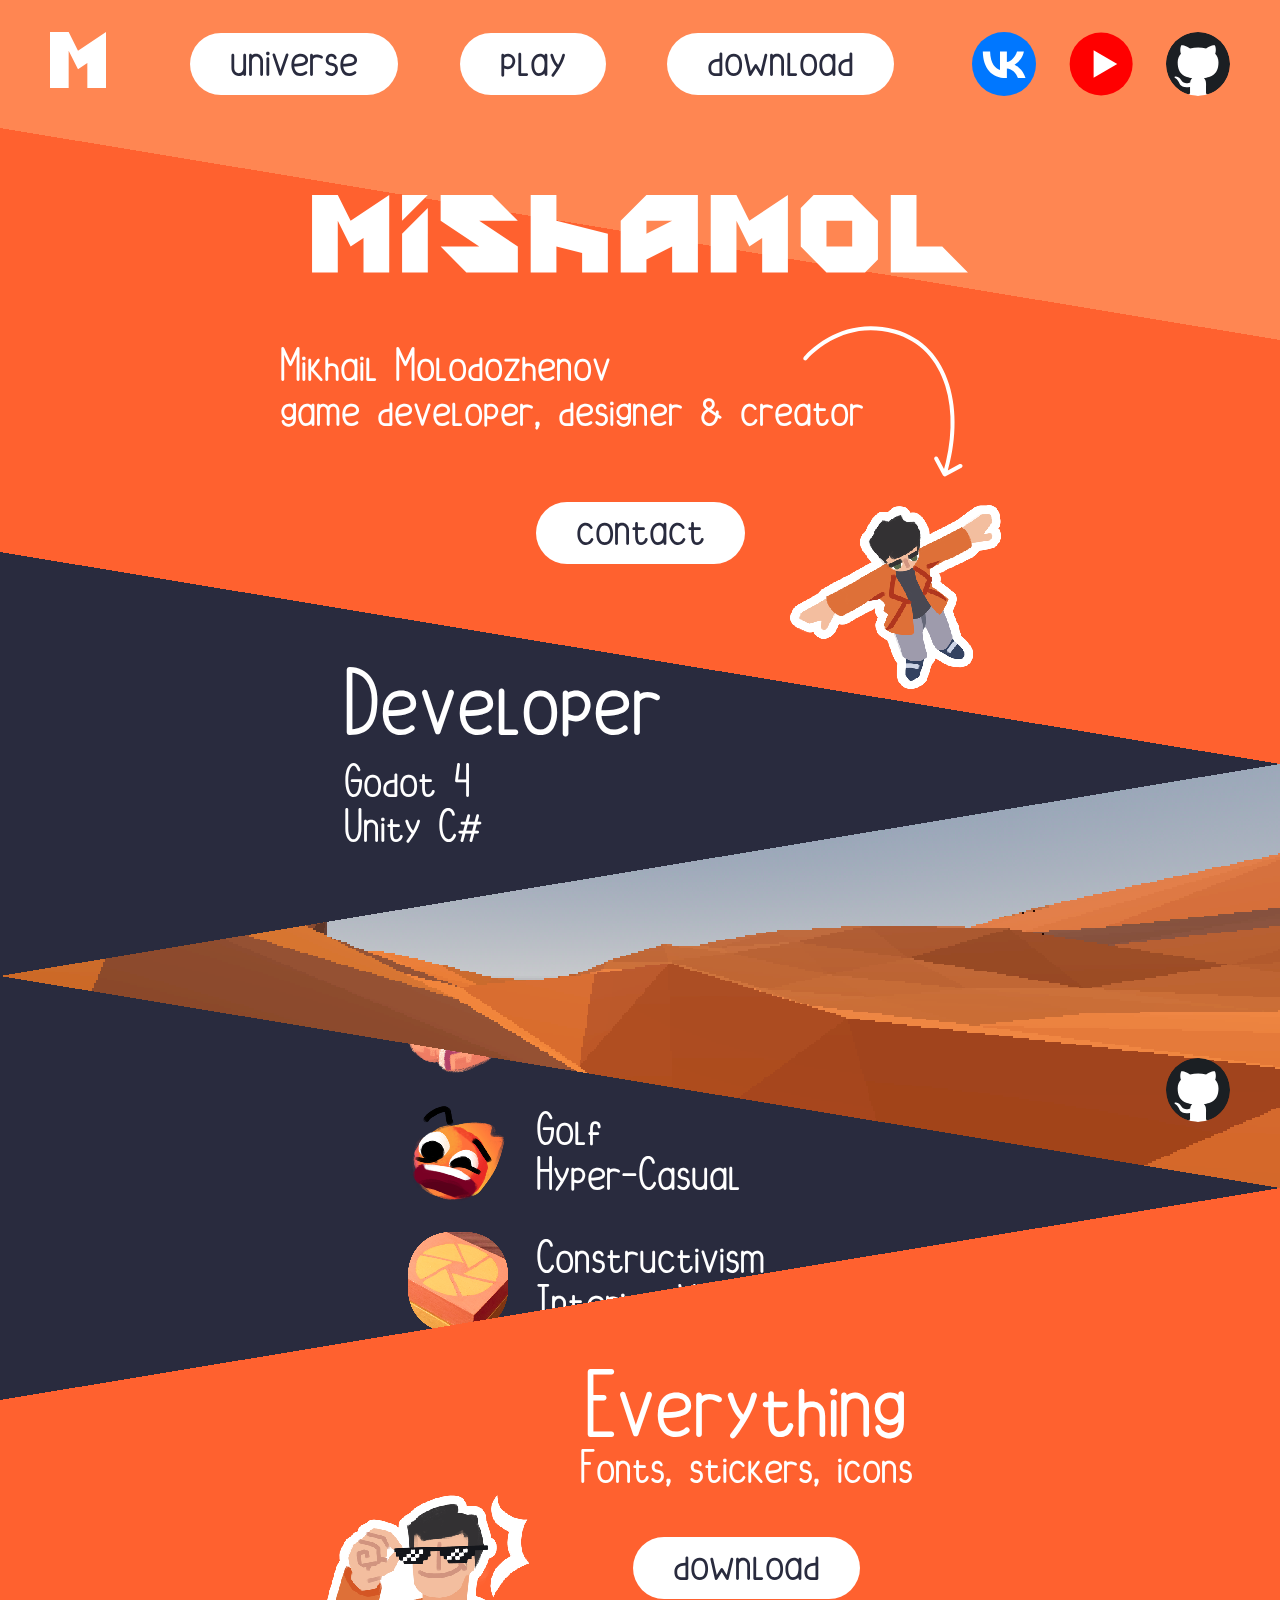
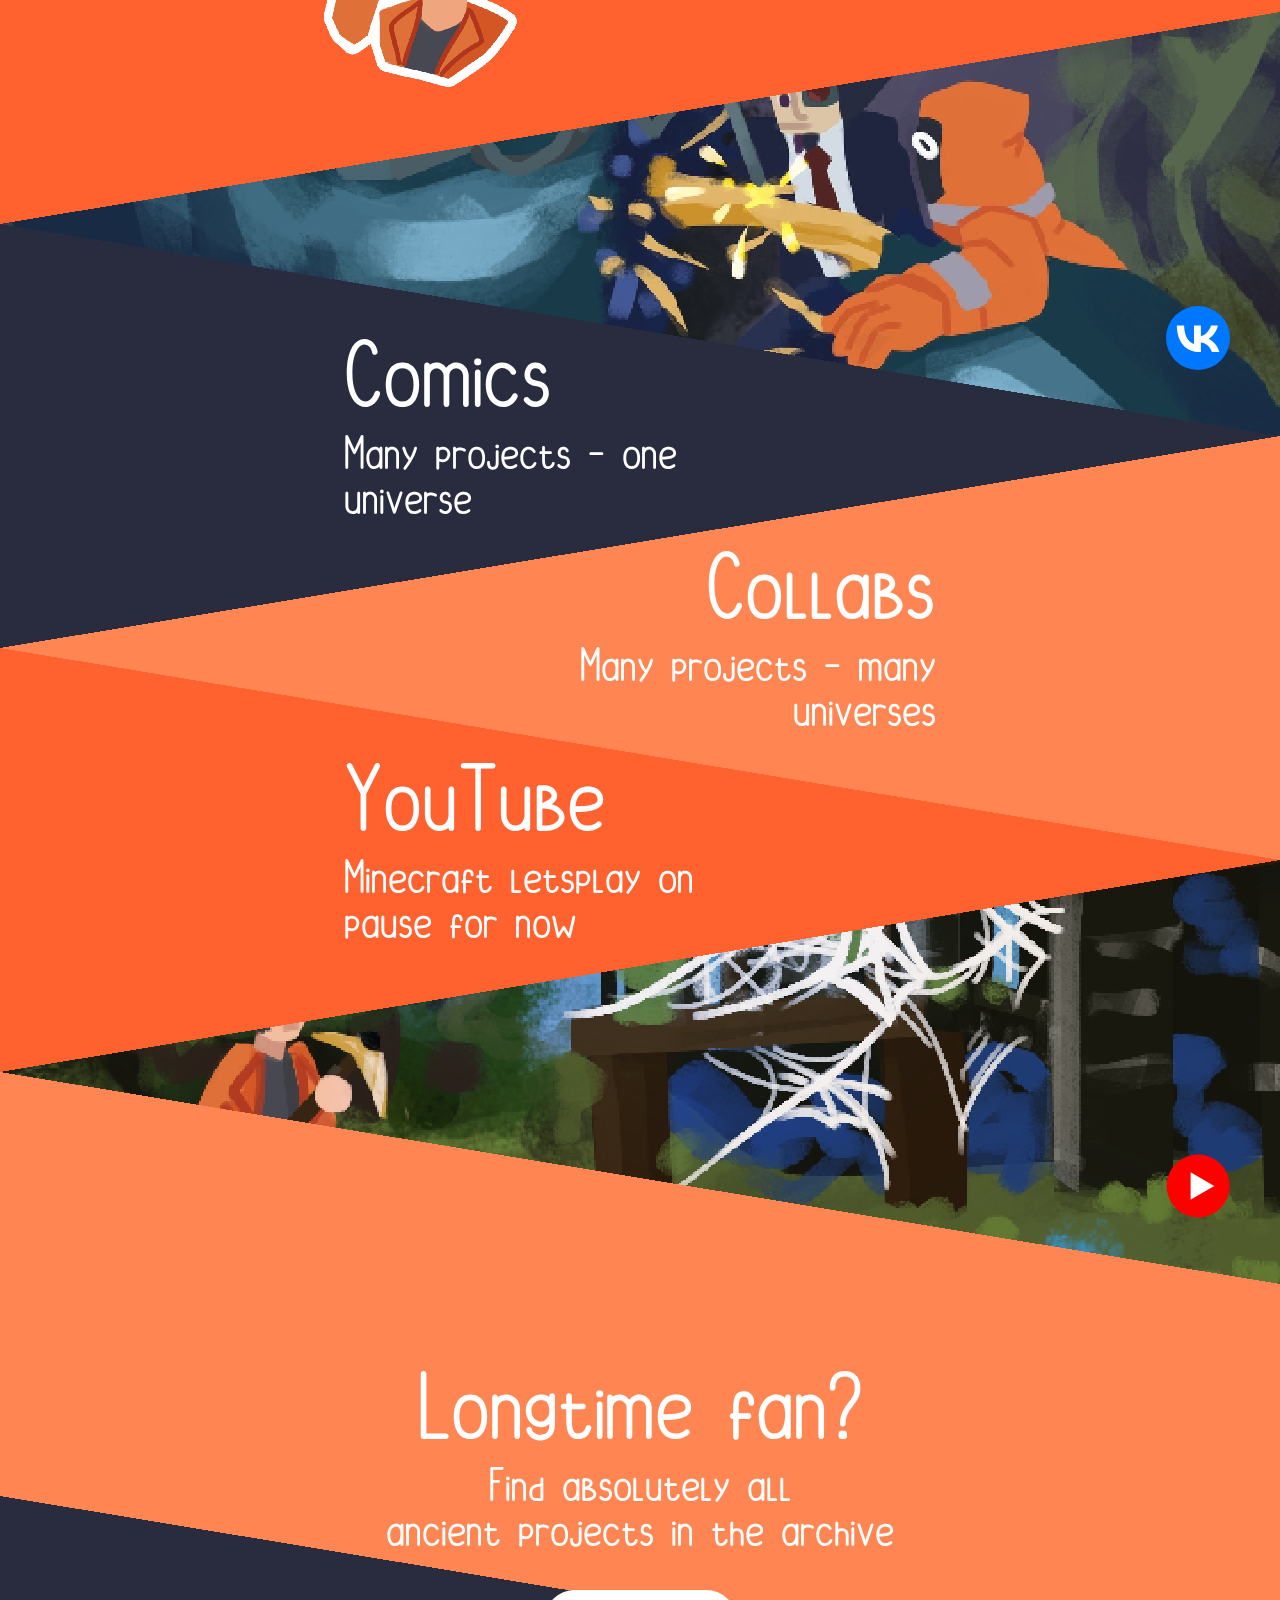
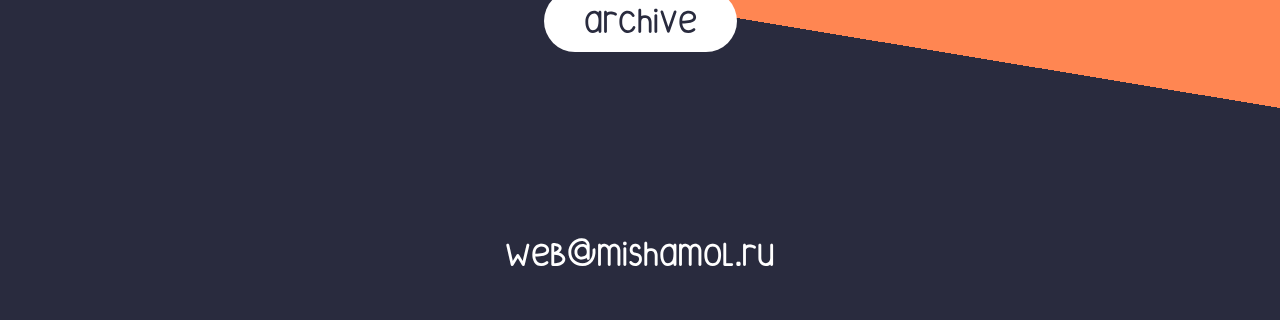
<file: index.html>
<!DOCTYPE html>
<html lang="en">

<head>
	<meta charset="UTF-8">
	<meta http-equiv="X-UA-Compatible" content="IE=edge">
	<meta name="viewport" content="width=device-width, initial-scale=1.0, maximum-scale=1.0, user-scalable=0">
	<meta name="format-detection" content="telephone=no">

	<link href="/style.css" rel="stylesheet">
	<title>Mishamol</title>
	<link rel="icon" href="/favicon.ico" type="images/svg+xml">
	<link rel="shortcut icon" href="/favicon.ico" type="images/svg+xml">

	<!-- SEO tags -->
	<meta property="og:title" content="Mishamol"> <!-- Reposts -->
	<meta property="og:site_name" content="Mishamol"> <!-- Reposts -->
	<meta name="twitter:title" content="Mishamol"> <!-- Page name --> <!-- Reposts -->

	<meta name="description"
		content="Mishamol - Game Developer Godot GDScript, Unity C#, Blender 3D, Figma, Comics, Minecraft, Art Crafting">
	<meta property="og:description"
		content="Mishamol - Game Developer Godot GDScript, Unity C#, Blender 3D, Figma, Comics, Minecraft, Art Crafting">
	<!-- Reposts -->
	<meta name="twitter:description"
		content="Mishamol - Game Developer Godot GDScript, Unity C#, Blender 3D, Figma, Comics, Minecraft, Art Crafting">
	<!-- Reposts -->


	<meta name="keywords"
		content="Мишамол, Mishamol, Михаил Молодоженов, Михаил Молодожёнов, Mikhail Molodozhenov, Миша Молодоженов, Misha Molodozhenov, Mystic World, Bed Edition, Unstoppable Survival, YouTube, Web-Site, Gamedev, Game Developer, Designer, Design">
	<!-- Не больше 20 -->
	<meta name="Author" content="Mishamol">
	<meta name="Copyright" content="Mishamol">

	<meta property="og:url" content="https://www.mishamol.ru/"> <!-- Current page URL --> <!-- Reposts -->
	<meta property="og:image" content="https://www.mishamol.ru/img/url.jpg">
	<!-- Image that will be published in the post URL --> <!-- Reposts -->
	<meta name="twitter:image" content="https://www.mishamol.ru/img/url.jpg"> <!-- Reposts -->

	<meta property="og:locale" content="en_US"> <!-- Reposts -->
	<meta property="og:type" content="article"> <!-- Content type. Default = article --> <!-- Reposts -->
	<meta name="twitter:card" content="summary"> <!-- Card type. Default = summary --> <!-- Reposts -->

	<meta name="twitter:site" content="Mishamol"> <!-- Autor name --> <!-- Reposts -->
</head>

<body>
	<div class="body_container">

<div class="navbar_burger">
	<a href="/">
		<img src="/img/m.svg" alt="Мишамол" class="navbar_burger_logo">
	</a>
</div>



<div class="navbar_container">

	<div class="navbar_round">
		<a href="https://vk.com/mishamol_news/" target="_blank">
			<div class="navbar_round_icon">
				<img src="img/round_vk.svg" alt="VK">
			</div>
		</a>
		<a href="https://www.youtube.com/channel/UCeskH_fQxUv_R5OD9ZXuphA/" target="_blank">
			<div class="navbar_round_icon">
				<img src="img/round_youtube.svg" alt="YouTube">
			</div>
		</a>
		<a href="https://github.com/TrueMishamol/" target="_blank">
			<div class="navbar_round_icon">
				<img src="img/round_github.svg" alt="GitHub">
			</div>
		</a>
	</div>





	<ul class="navbar_pages">

		<li>
			<a class="button">universe</a>
			<ul>
				<li>
					<div class="navbar_pages_divider"></div>
					<p class="navbar_pages_title">comics</p>
				</li>
				<li>
					<a class="button" href="https://vk.com/wall-176267168?q=%23%D0%9A%D0%BE%D0%BC%D0%B8%D0%BA%D1%81/"
						target="_blank">completed</a>
				</li>
				<li>
					<a class="button"
						href="https://vk.com/wall-176267168?q=%23%D0%9A%D0%BE%D0%BC%D0%B8%D0%BA%D1%81%D0%9F%D1%80%D0%BE%D0%B3%D1%80%D0%B5%D1%81%D1%81/"
						target="_blank">in progress</a>
				</li>
				<li>
					<div class="navbar_pages_divider"></div>
					<p class="navbar_pages_title">useful</p>
				</li>
				<li>
					<a class="button" href="https://archive.mishamol.ru/story/">chronology</a>
				</li>
			</ul>
		</li>

		<li>
			<a class="button">play</a>
			<ul>
				<li>
					<div class="navbar_pages_divider"></div>
					<p class="navbar_pages_title">mishamol</p>
				</li>
				<li>
					<a class="button" href="https://github.com/TrueMishamol/Constructivism/"
						target="_blank">constructivism</a>
				</li>
				<li>
					<a class="button" href="https://github.com/TrueMishamol/CherryRoll-Unity/" target="_blank">cherry
						roll</a>
				</li>
				<!-- <li>
						<a>slippery ambit</a>
				</li>
				<li>
					<div class="navbar_pages_divider"></div>
					<p class="navbar_pages_title">cool cyan donut</p>
				</li>
				<li>
						<a>myth hunters</a>
				</li> -->
			</ul>
		</li>

		<li>
			<a class="button">download</a>
			<ul>
				<li>
					<div class="navbar_pages_divider"></div>
					<p class="navbar_pages_title">style</p>
				</li>
				<li>
					<a class="button" href="https://archive.mishamol.ru/fonts/" target="_blank">fonts</a>
				</li>
				<li>
					<a class="button" href="https://archive.mishamol.ru/stickers/" target="_blank">stickers</a>
				</li>
				<li>
					<a class="button" href="https://archive.mishamol.ru/icons/" target="_blank">icons</a>
				</li>
				<li>
					<div class="navbar_pages_divider"></div>
					<p class="navbar_pages_title">mods</p>
				</li>
				<li>
					<a class="button" href="https://archive.mishamol.ru/minecraft/" target="_blank">minecraft</a>
				</li>
			</ul>
		</li>
	</ul>
</div>
		<div class="background_orange_pale_down">
			<div class="mishamol">
				<img src="img/mishamol.svg" data-popup="contact" class="popup_button">
			</div>
		</div>

		<div class="background_orange">
			<div class="sticker_arrow">
				<img src="img/sticker_arrow.svg">
			</div>
			<div class="mishamol_description">
				<p>
					Mikhail Molodozhenov <br>
					game developer, designer & creator
				</p>
			</div>
		</div>



		<div style="position: relative; height: 0;">
			<img src="img/sticker_mishamol_pose.png" class="mishamol_sticker_pose draggable">
		</div>

		<div class="background_blue_orange_down">
			<!-- <div class="mishamol_start_button"> -->
			<a data-popup="contact" class="button popup_button mishamol_start_button">contact</a>
			<!-- </div> -->
		</div>

		<div class="popup popup_close" data-popup="contact">
			<div class="popup_content">
				<ul>
					<li>
						<a class="button" href="https://t.me/mishamol" target="_blank">telegram</a>
					</li>
					<li>
						<a class="button" href="mailto: web@mishamol.ru" target="_blank">mail</a>
					</li>
				</ul>
			</div>
		</div>



		<div class="background_blue_transparent_up">
			<div class="description_left">
				<h1>
					Developer
				</h1>
				<p>
					Godot 4 <br>
					Unity C# <br>
				</p>
			</div>
		</div>



		<div class="panorame">
			<div class="panorame_up transparent_mask_up">
				<img class="panorame_image" src="img/panorame_gamedev.png">
			</div>
			<div class="panorame_down transparent_mask_down">
				<img class="panorame_image" src="img/panorame_gamedev.png">

				<div class="panorame_round">
					<a href="https://github.com/TrueMishamol" target="_blank">
						<div class="panorame_round_icon">
							<img src="img/round_github.svg" alt="GitHub">
						</div>
					</a>
					<!-- <a href="https://github.com/TrueMishamol" target="_blank">
					<div class="panorame_round_icon">
						<img src="img/play.svg" alt="Play">
					</div>
				</a> -->
				</div>

			</div>
		</div>



		<div class="background_transparent"></div>



		<div class="gamedev_games">
			<div>
				<div>
					<!-- <h1>Мои игры</h1> -->
					<div class="marquee">

						<div class="marquee_game marquee_group">
							<ul>
								<li>
									<a href="https://github.com/TrueMishamol/CherryRoll-Unity" target="_blank">
										<img src="img/appicon_cherry_roll.png" alt="Cherry Roll">
									</a>
									<p>Cherry Roll <br>
										Multiplayer Party</p>
								</li>
								<li>
									<a href="https://github.com/TrueMishamol" target="_blank">
										<img src="img/appicon_golf.png" alt="Golf">
									</a>
									<p>Golf <br>
										Hyper-Casual</p>
								</li>
								<li>
									<a href="https://github.com/TrueMishamol/Constructivism" target="_blank">
										<img src="img/appicon_constructivism.png" alt="Constructivism">
									</a>
									<p>Constructivism <br>
										Interior Visualization</p>
								</li>
								<li>
									<a href="https://github.com/TrueMishamol/Shaders" target="_blank">
										<img src="img/appicon_shaders.png" alt="Shaders">
									</a>
									<p>Godot 4 Shaders <br>
										Shaders for Godot</p>
								</li>
							</ul>
						</div>

						<div class="marquee_game marquee_duplicate">
							<ul>
								<li>
									<a href="https://github.com/TrueMishamol/CherryRoll-Unity" target="_blank">
										<img src="img/appicon_cherry_roll.png" alt="Cherry Roll">
									</a>
									<p>Cherry Roll <br>
										Multiplayer Party</p>
								</li>
								<li>
									<a href="https://github.com/TrueMishamol" target="_blank">
										<img src="img/appicon_golf.png" alt="Golf">
									</a>
									<p>Golf <br>
										Hyper-Casual</p>
								</li>
								<li>
									<a href="https://github.com/TrueMishamol/Constructivism" target="_blank">
										<img src="img/appicon_constructivism.png" alt="Constructivism">
									</a>
									<p>Constructivism <br>
										Interior Visualization</p>
								</li>
								<li>
									<a href="https://github.com/TrueMishamol/Shaders" target="_blank">
										<img src="img/appicon_shaders.png" alt="Shaders">
									</a>
									<p>Godot 4 Shaders <br>
										Shaders for Godot</p>
								</li>
							</ul>
						</div>

					</div>
				</div>
			</div>
		</div>



		<div class="background_transparent_orange_up"></div>



		<div class="background_orange">
			<div class="mishamol_download">
				<h1>Everything</h1>
				<p>Fonts, stickers, icons</p>
				<a data-popup="download" class="button popup_button">download</a>
			</div>
		</div>

		<div class="popup popup_close" data-popup="download">
			<div class="popup_content">
				<ul>
					<li>
						<div class="navbar_pages_divider"></div>
						<p class="navbar_pages_title">style</p>
					</li>
					<li>
						<a class="button" href="https://archive.mishamol.ru/fonts/" target="_blank">fonts</a>
					</li>
					<li>
						<a class="button" href="https://archive.mishamol.ru/stickers/" target="_blank">stickers</a>
					</li>
					<li>
						<a class="button" href="https://archive.mishamol.ru/icons/" target="_blank">icons</a>
					</li>
					<li>
						<div class="navbar_pages_divider"></div>
						<p class="navbar_pages_title">mods</p>
					</li>
					<li>
						<a class="button" href="https://archive.mishamol.ru/minecraft/" target="_blank">minecraft</a>
					</li>
				</ul>
			</div>
		</div>



		<div style="position: relative; height: 0;">
			<img src="img/sticker_mishamol_cool.png" class="mishamol_sticker_cool draggable">
		</div>

		<div class="background_orange_transparent_up">
		</div>



		<div class="panorame">
			<div class="panorame_up transparent_mask_up">
				<img class="panorame_image" src="img/panorame_comics.png">
			</div>
			<div class="panorame_down transparent_mask_down">
				<img class="panorame_image" src="img/panorame_comics.png">

				<div class="panorame_round">
					<a href="https://vk.com/mishamol_news" target="_blank">
						<div class="panorame_round_icon">
							<img src="img/round_vk.svg" alt="VK">
						</div>
					</a>
					<!-- <a href="" target="_blank">
					<div class="panorame_round_icon">
						<img src="img/play.svg" alt="Play">
					</div>
				</a> -->
				</div>

			</div>
		</div>



		<div class="background_blue_transparent_down"></div>



		<div class="background_blue_pale_up">
			<div class="description_left">
				<h1>
					Comics
				</h1>
				<p>
					Many projects - one<br>
					universe<br>
				</p>
			</div>
		</div>



		<div class="background_orange_pale_down">
			<div class="description_right">
				<h1>
					Collabs
				</h1>
				<p>
					Many projects - many <br>
					universes <br>
				</p>
			</div>
		</div>



		<div class="background_orange_transparent_up">
			<div class="description_left">
				<h1>
					YouTube
				</h1>
				<p>
					Minecraft letsplay on <br>
					pause for now <br>
				</p>
			</div>
		</div>



		<div class="panorame">
			<div class="panorame_up transparent_mask_up">
				<img class="panorame_image" src="img/panorame_youtube.png">
			</div>
			<div class="panorame_down transparent_mask_down">
				<img class="panorame_image" src="img/panorame_youtube.png">

				<div class="panorame_round">
					<a href="https://www.youtube.com/channel/UCeskH_fQxUv_R5OD9ZXuphA" target="_blank">
						<div class="panorame_round_icon">
							<img src="img/round_youtube.svg" alt="YouTube">
						</div>
					</a>
					<!-- <a href="" target="_blank">
					<div class="panorame_round_icon">
						<img src="img/play.svg" alt="Play">
					</div>
				</a> -->
				</div>

			</div>
		</div>



		<div class="background_pale_transparent_down"></div>



		<div class="background_pale"></div>



		<div class="background_blue_pale_down">
			<div class="description_center">
				<h1>
					Longtime fan?
				</h1>
				<p>
					Find absolutely all <br>
					ancient projects in the archive <br>
				</p>
				<a href="https://archive.mishamol.ru/" class="button">
					archive
				</a>


			</div>
		</div>



		<div class="background_blue">
			<p class="mail">
				web@mishamol.ru
			</p>
		</div>




		<script src="/main.js"></script>
	</div>

</body>


</html>
</file>
<file: style.css>
:root {
  --2px: 2px;
  ---8px: -8px;
  --8px: 8px;
  --12px: 12px;
  ---16px: -16px;
  --16px: 16px;
  ---32px: -32px;
  --32px: 32px;
  --40px: 40px;
  ---50px: -50px;
  --50px: 50px;
  --56px: 56px;
  ---64px: -64px;
  --64px: 64px;
  ---100px: -100px;
  --100px: 100px;
  ---128px: -128px;
  --128px: 128px;
  ---212px: -212px;
  --212px: 212px;
  ---256px: -256px;
  --424px: 424px;
  --720px: 720px;
}

@media (max-width: 720px) {
  :root {
    --2px: 0.278vw;
    ---8px: -1.112vw;
    --8px: 1.112vw;
    --12px: 1.668vw;
    ---16px: -2.224vw;
    --16px: 2.224vw;
    ---32px: -4.448vw;
    --32px: 4.448vw;
    --40px: 5.56vw;
    ---50px: -6.95vw;
    --50px: 6.95vw;
    --56px: 7.784vw;
    ---64px: -8.896vw;
    --64px: 8.896vw;
    ---100px: -13.9vw;
    --100px: 13.9vw;
    ---128px: -17.792vw;
    --128px: 17.792vw;
    ---212px: -29.468vw;
    --212px: 29.468vw;
    ---256px: -35.584vw;
    --424px: 58.936vw;
    --720px: 100vw;
  }
}
@media (min-width: 1500px) {
  :root {
    --2px: 0.134vw;
    ---8px: -0.536vw;
    --8px: 0.536vw;
    --12px: 0.804vw;
    ---16px: -1.072vw;
    --16px: 1.072vw;
    ---32px: -2.144vw;
    --32px: 2.144vw;
    --40px: 2.68vw;
    ---50px: -3.35vw;
    --50px: 3.35vw;
    --56px: 3.752vw;
    ---64px: -4.288vw;
    --64px: 4.288vw;
    ---100px: -6.7vw;
    --100px: 6.7vw;
    ---128px: -8.576vw;
    --128px: 8.576vw;
    ---212px: -14.204vw;
    --212px: 14.204vw;
    ---256px: -17.152vw;
    --424px: 28.408vw;
    --720px: 48.24vw;
  }
}
/* Zeroing */
* {
  padding: 0;
  margin: 0;
  border: 0;
}

*, *:before, *:after {
  -webkit-box-sizing: border-box;
  box-sizing: border-box;
}

:focus, :active {
  outline: none;
}

a:focus, a:active {
  outline: none;
  color: inherit;
}

nav, footer, header, aside {
  display: block;
}

html, body {
  width: 100%;
  font-size: 100%;
  line-height: 1;
  -ms-text-size-adjust: 100%;
  -moz-text-size-adjust: 100%;
  -webkit-text-size-adjust: 100%;
}

input, button, textarea {
  font-family: inherit;
}

input::-ms-clear {
  display: none;
}

button {
  cursor: pointer;
}

button::-moz-focus-inner {
  padding: 0;
  border: 0;
}

a, a:visited {
  text-decoration: none;
  color: inherit;
}

a:hover {
  text-decoration: none;
}

ul li {
  list-style: none;
}

img {
  vertical-align: top;
}

h1, h2, h3, h4, h5, h6 {
  font-size: inherit;
  font-weight: inherit;
}

/* Zeroing */
body {
  background-color: #FF8652;
  margin: 0;
  padding: 0;
  max-width: 100%;
}

img {
  -ms-interpolation-mode: nearest-neighbor;
      image-rendering: -webkit-optimize-contrast;
      image-rendering: pixelated;
  image-rendering: -moz-crisp-edges;
  image-rendering: crisp-edges;
}

.body_container {
  width: 100%;
  max-width: 100%;
  height: -webkit-fit-content;
  height: -moz-fit-content;
  height: fit-content;
  overflow: hidden;
}

@font-face {
  font-family: "MishamolPuffedBun2-Regular";
  src: url("fonts/MishamolPuffedBun2-Regular.otf") format("opentype");
  font-weight: normal;
  font-style: normal;
}
body {
  font-family: "MishamolPuffedBun2-Regular", sans-serif;
  font-size: var(--50px);
  color: #FFFFFF;
}

::-moz-selection {
  background: #FF3D00;
  color: #fff;
}

::selection {
  background: #FF3D00;
  color: #fff;
}

h1 {
  font-size: var(--100px);
}

p {
  line-height: 90%;
}

.navbar_burger {
  position: absolute;
  top: var(--32px);
  left: var(--50px);
  z-index: 5;
  -webkit-user-select: none;
  -ms-user-select: none;
  -moz-user-select: none;
       user-select: none;
}
.navbar_burger_logo {
  width: var(--56px);
  height: var(--56px);
  border: none;
  background-color: transparent;
  cursor: pointer;
  -webkit-transition: -webkit-transform 0.3s ease-in-out;
  transition: -webkit-transform 0.3s ease-in-out;
  transition: transform 0.3s ease-in-out;
  transition: transform 0.3s ease-in-out, -webkit-transform 0.3s ease-in-out;
}
.navbar_burger_logo:hover {
  -webkit-transform: scale(1.1);
          transform: scale(1.1);
}
.navbar_round {
  -webkit-box-flex: 0;
      -ms-flex-positive: 0;
          flex-grow: 0;
  display: block;
  text-align: right;
  margin: var(--32px) var(--50px) var(--32px) auto;
  -webkit-user-select: none;
  -ms-user-select: none;
  -moz-user-select: none;
       user-select: none;
}
.navbar_round_icon {
  display: inline-block;
  width: var(--64px);
  height: var(--64px);
  margin: 0;
  -webkit-transition: -webkit-transform 0.3s ease-in-out;
  transition: -webkit-transform 0.3s ease-in-out;
  transition: transform 0.3s ease-in-out;
  transition: transform 0.3s ease-in-out, -webkit-transform 0.3s ease-in-out;
}
.navbar_round_icon:hover {
  -webkit-transform: scale(1.1);
          transform: scale(1.1);
}
.navbar_round_icon img {
  width: 100%;
  height: 100%;
  -o-object-fit: fill;
     object-fit: fill;
}
.navbar_round a {
  display: inline-block;
  width: auto;
  height: auto;
  margin-left: var(--16px);
  padding: 0;
}
.navbar_pages {
  -webkit-box-flex: 1;
      -ms-flex-positive: 1;
          flex-grow: 1;
  margin: var(--32px) auto;
  display: -webkit-box;
  display: -ms-flexbox;
  display: flex;
  -webkit-box-pack: space-evenly;
      -ms-flex-pack: space-evenly;
          justify-content: space-evenly;
  -webkit-box-align: center;
      -ms-flex-align: center;
          align-items: center;
  z-index: 6;
}
.navbar_pages > li {
  position: relative;
}
.navbar_pages > li > ul {
  position: absolute;
  display: -webkit-box;
  display: -ms-flexbox;
  display: flex;
  left: 50%;
  -webkit-transform: translate(-50%, -50%) scale(0);
          transform: translate(-50%, -50%) scale(0);
  -webkit-transition: -webkit-transform 0.3s ease-in-out;
  transition: -webkit-transform 0.3s ease-in-out;
  transition: transform 0.3s ease-in-out;
  transition: transform 0.3s ease-in-out, -webkit-transform 0.3s ease-in-out;
  background-color: #FF8652;
  border-radius: var(--50px);
  padding: var(--32px);
  padding-top: var(--50px);
  -webkit-box-orient: vertical;
  -webkit-box-direction: normal;
      -ms-flex-direction: column;
          flex-direction: column;
  -webkit-box-align: center;
      -ms-flex-align: center;
          align-items: center;
  z-index: 6;
}
.navbar_pages > li > ul > li {
  width: 100%;
  margin: var(--8px);
}
.navbar_pages > li > ul > li > .button {
  width: 100%;
}
.navbar_pages > li > .button {
  position: relative;
  z-index: 7;
}
.navbar_pages > li:hover > ul {
  display: -webkit-box;
  display: -ms-flexbox;
  display: flex;
  -webkit-transform: translate(-50%, var(---32px)) scale(1);
          transform: translate(-50%, var(---32px)) scale(1);
}
.navbar_pages_divider {
  position: relative;
  height: var(--8px);
  width: 100%;
  margin: 0 auto;
  border-radius: var(--8px);
  text-align: center;
  background-color: #FFFFFF;
}
.navbar_pages_title {
  line-height: 70%;
  text-align: center;
}
.navbar_container {
  display: block;
}
@media (min-width: 1100px) {
  .navbar_container {
    padding-left: var(--128px);
    display: -webkit-box;
    display: -ms-flexbox;
    display: flex;
    -webkit-box-pack: justify;
        -ms-flex-pack: justify;
            justify-content: space-between;
    -webkit-box-align: center;
        -ms-flex-align: center;
            align-items: center;
    -webkit-box-orient: horizontal;
    -webkit-box-direction: reverse;
        -ms-flex-direction: row-reverse;
            flex-direction: row-reverse;
  }
}

.button {
  display: inline-block;
  background-color: #FFFFFF;
  color: #292B3E;
  padding: 0 var(--40px) var(--12px);
  border: none;
  border-radius: var(--64px);
  cursor: pointer;
  font-size: var(--50px);
  text-align: center;
  text-decoration: none;
  -webkit-transition: -webkit-transform 0.3s ease-in-out;
  transition: -webkit-transform 0.3s ease-in-out;
  transition: transform 0.3s ease-in-out;
  transition: transform 0.3s ease-in-out, -webkit-transform 0.3s ease-in-out;
  white-space: nowrap;
  -webkit-tap-highlight-color: transparent;
  -webkit-user-select: none;
  -ms-user-select: none;
  -moz-user-select: none;
       user-select: none;
}

.button:visited {
  outline: none;
  color: #292B3E;
}

.button:hover {
  -webkit-transform: scale(1.1);
          transform: scale(1.1);
  background-color: #FF3D00;
  color: #FFFFFF;
}

.button:active {
  background-color: #292B3E;
  color: #FFFFFF;
}

.panorame_down, .panorame_up, .transparent_mask_down, .transparent_mask_up, .mask_transparent_down, .mask_transparent_up, .background_transparent_orange_up, .background_pale_transparent_down, .background_pale_transparent_up, .background_orange_transparent_down, .background_orange_transparent_up, .background_blue_transparent_down, .background_blue_transparent_up, .background_blue_pale_down, .background_blue_pale_up, .background_blue_orange_up, .background_blue_orange_down, .background_orange_pale_down, .background_transparent, .background_blue, .background_orange, .background_pale {
  height: var(--212px);
  z-index: 2;
  position: relative;
  pointer-events: none;
}
.panorame_down > *, .panorame_up > *, .transparent_mask_down > *, .transparent_mask_up > *, .mask_transparent_down > *, .mask_transparent_up > *, .background_transparent_orange_up > *, .background_pale_transparent_down > *, .background_pale_transparent_up > *, .background_orange_transparent_down > *, .background_orange_transparent_up > *, .background_blue_transparent_down > *, .background_blue_transparent_up > *, .background_blue_pale_down > *, .background_blue_pale_up > *, .background_blue_orange_up > *, .background_blue_orange_down > *, .background_orange_pale_down > *, .background_transparent > *, .background_blue > *, .background_orange > *, .background_pale > * {
  pointer-events: all;
}

.background_pale {
  background-color: #FF8652;
}

.background_orange {
  background-color: #FF612F;
}

.background_blue {
  background-color: #292B3E;
}

.background_transparent {
  background-color: rgba(0, 0, 0, 0);
}

.background_orange_pale_down {
  background: -webkit-gradient(linear, left bottom, right top, color-stop(50%, #FF612F), color-stop(50%, #FF8652));
  background: linear-gradient(to top right, #FF612F 50%, #FF8652 50%);
}

.background_blue_orange_down {
  background: -webkit-gradient(linear, left bottom, right top, color-stop(50%, #292B3E), color-stop(50%, #FF612F));
  background: linear-gradient(to top right, #292B3E 50%, #FF612F 50%);
}

.background_blue_orange_up {
  background: -webkit-gradient(linear, left top, right bottom, color-stop(50%, #292B3E), color-stop(50%, #FF612F));
  background: linear-gradient(to bottom right, #292B3E 50%, #FF612F 50%);
}

.background_blue_pale_up {
  background: -webkit-gradient(linear, left top, right bottom, color-stop(50%, #292B3E), color-stop(50%, #FF8652));
  background: linear-gradient(to bottom right, #292B3E 50%, #FF8652 50%);
}

.background_blue_pale_down {
  background: -webkit-gradient(linear, left bottom, right top, color-stop(50%, #292B3E), color-stop(50%, #FF8652));
  background: linear-gradient(to top right, #292B3E 50%, #FF8652 50%);
}

.background_blue_transparent_up {
  background: -webkit-gradient(linear, left top, right bottom, color-stop(50%, #292B3E), color-stop(50%, rgba(0, 0, 0, 0)));
  background: linear-gradient(to bottom right, #292B3E 50%, rgba(0, 0, 0, 0) 50%);
}

.background_blue_transparent_down {
  background: -webkit-gradient(linear, left bottom, right top, color-stop(50%, #292B3E), color-stop(50%, rgba(0, 0, 0, 0)));
  background: linear-gradient(to top right, #292B3E 50%, rgba(0, 0, 0, 0) 50%);
}

.background_orange_transparent_up {
  background: -webkit-gradient(linear, left top, right bottom, color-stop(50%, #FF612F), color-stop(50%, rgba(0, 0, 0, 0)));
  background: linear-gradient(to bottom right, #FF612F 50%, rgba(0, 0, 0, 0) 50%);
}

.background_orange_transparent_down {
  background: -webkit-gradient(linear, left bottom, right top, color-stop(50%, #FF612F), color-stop(50%, rgba(0, 0, 0, 0)));
  background: linear-gradient(to top right, #FF612F 50%, rgba(0, 0, 0, 0) 50%);
}

.background_pale_transparent_up {
  background: -webkit-gradient(linear, left top, right bottom, color-stop(50%, #FF8652), color-stop(50%, rgba(0, 0, 0, 0)));
  background: linear-gradient(to bottom right, #FF8652 50%, rgba(0, 0, 0, 0) 50%);
}

.background_pale_transparent_down {
  background: -webkit-gradient(linear, left bottom, right top, color-stop(50%, #FF8652), color-stop(50%, rgba(0, 0, 0, 0)));
  background: linear-gradient(to top right, #FF8652 50%, rgba(0, 0, 0, 0) 50%);
}

.background_transparent_orange_up {
  background: -webkit-gradient(linear, left top, right bottom, color-stop(50%, rgba(0, 0, 0, 0)), color-stop(50%, #FF612F));
  background: linear-gradient(to bottom right, rgba(0, 0, 0, 0) 50%, #FF612F 50%);
}

.mask_transparent_up {
  -webkit-mask-image: -webkit-gradient(linear, left top, right bottom, color-stop(50%, #FFFFFF), color-stop(50%, rgba(0, 0, 0, 0)));
  -webkit-mask-image: linear-gradient(to bottom right, #FFFFFF 50%, rgba(0, 0, 0, 0) 50%);
          mask-image: -webkit-gradient(linear, left top, right bottom, color-stop(50%, #FFFFFF), color-stop(50%, rgba(0, 0, 0, 0)));
          mask-image: linear-gradient(to bottom right, #FFFFFF 50%, rgba(0, 0, 0, 0) 50%);
  -webkit-mask-clip: padding-box;
          mask-clip: padding-box;
  pointer-events: none;
}

.mask_transparent_down {
  -webkit-mask-image: -webkit-gradient(linear, left bottom, right top, color-stop(50%, #FFFFFF), color-stop(50%, rgba(0, 0, 0, 0)));
  -webkit-mask-image: linear-gradient(to top right, #FFFFFF 50%, rgba(0, 0, 0, 0) 50%);
          mask-image: -webkit-gradient(linear, left bottom, right top, color-stop(50%, #FFFFFF), color-stop(50%, rgba(0, 0, 0, 0)));
          mask-image: linear-gradient(to top right, #FFFFFF 50%, rgba(0, 0, 0, 0) 50%);
  -webkit-mask-clip: padding-box;
          mask-clip: padding-box;
  pointer-events: none;
}

.transparent_mask_up {
  -webkit-mask-image: -webkit-gradient(linear, left top, right bottom, color-stop(50%, rgba(0, 0, 0, 0)), color-stop(50%, #FFFFFF));
  -webkit-mask-image: linear-gradient(to bottom right, rgba(0, 0, 0, 0) 50%, #FFFFFF 50%);
          mask-image: -webkit-gradient(linear, left top, right bottom, color-stop(50%, rgba(0, 0, 0, 0)), color-stop(50%, #FFFFFF));
          mask-image: linear-gradient(to bottom right, rgba(0, 0, 0, 0) 50%, #FFFFFF 50%);
  -webkit-mask-clip: padding-box;
          mask-clip: padding-box;
  pointer-events: none;
}

.transparent_mask_down {
  -webkit-mask-image: -webkit-gradient(linear, left bottom, right top, color-stop(50%, rgba(0, 0, 0, 0)), color-stop(50%, #FFFFFF));
  -webkit-mask-image: linear-gradient(to top right, rgba(0, 0, 0, 0) 50%, #FFFFFF 50%);
          mask-image: -webkit-gradient(linear, left bottom, right top, color-stop(50%, rgba(0, 0, 0, 0)), color-stop(50%, #FFFFFF));
          mask-image: linear-gradient(to top right, rgba(0, 0, 0, 0) 50%, #FFFFFF 50%);
  -webkit-mask-clip: padding-box;
          mask-clip: padding-box;
  pointer-events: none;
}

.panorame {
  position: relative;
  height: 0;
  top: var(---212px);
  pointer-events: none;
  z-index: 3;
  -webkit-user-select: none;
  -ms-user-select: none;
  -moz-user-select: none;
       user-select: none;
}
.panorame_round {
  -webkit-box-flex: 0;
      -ms-flex-positive: 0;
          flex-grow: 0;
  display: block;
  text-align: right;
  margin: var(--32px) var(--50px) var(--32px) auto;
  position: relative;
  bottom: var(---50px);
  z-index: 3;
  pointer-events: none;
}
.panorame_round_icon {
  display: inline-block;
  width: var(--64px);
  height: var(--64px);
  margin: 0;
  -webkit-transition: -webkit-transform 0.3s ease-in-out;
  transition: -webkit-transform 0.3s ease-in-out;
  transition: transform 0.3s ease-in-out;
  transition: transform 0.3s ease-in-out, -webkit-transform 0.3s ease-in-out;
  pointer-events: all;
}
.panorame_round_icon:hover {
  -webkit-transform: scale(1.1);
          transform: scale(1.1);
}
.panorame_round_icon img {
  width: 100%;
  height: 100%;
  -o-object-fit: fill;
     object-fit: fill;
}
.panorame_round a {
  display: inline-block;
  width: auto;
  height: auto;
  margin-left: var(--8px);
  padding: 0;
}

.panorame_up {
  position: relative;
  width: 100%;
  z-index: 2;
}
.panorame_up > .panorame_image {
  height: var(--424px);
  width: 100%;
  -o-object-fit: cover;
     object-fit: cover;
  pointer-events: none;
}

.panorame_down {
  position: absolute;
  width: 100%;
  z-index: 2;
}
.panorame_down > .panorame_image {
  height: var(--424px);
  width: 100%;
  position: absolute;
  bottom: 0;
  -o-object-fit: cover;
     object-fit: cover;
  pointer-events: none;
}

.mishamol {
  width: 100%;
  height: 100%;
  display: -webkit-box;
  display: -ms-flexbox;
  display: flex;
  -webkit-user-select: none;
  -ms-user-select: none;
  -moz-user-select: none;
       user-select: none;
}
.mishamol img {
  width: var(--720px);
  height: auto;
  margin: auto;
  padding: var(--32px);
  -webkit-transition: -webkit-transform 0.3s ease-in-out;
  transition: -webkit-transform 0.3s ease-in-out;
  transition: transform 0.3s ease-in-out;
  transition: transform 0.3s ease-in-out, -webkit-transform 0.3s ease-in-out;
}
.mishamol img:hover {
  -webkit-transform: scale(1.05);
          transform: scale(1.05);
}

.mishamol_description {
  height: 100%;
  margin: auto;
  padding: var(--50px);
  width: 100%;
  display: block;
  -webkit-box-pack: center;
      -ms-flex-pack: center;
          justify-content: center;
  -webkit-box-align: center;
      -ms-flex-align: center;
          align-items: center;
  position: relative;
  bottom: var(--50px);
}
.mishamol_description p {
  max-width: var(--720px);
  display: -webkit-box;
  display: -ms-flexbox;
  display: flex;
  margin: auto;
}

.mishamol_start_button {
  position: relative;
  top: var(---50px);
  margin: auto;
  display: block;
  z-index: 3;
  width: -webkit-fit-content;
  width: -moz-fit-content;
  width: fit-content;
}

.mishamol_sticker_pose {
  position: relative;
  margin: auto;
  display: block;
  right: var(---256px);
  top: var(---64px);
  width: var(--212px);
  height: var(--212px);
  -webkit-transition: -webkit-transform 0.3s ease-in-out;
  transition: -webkit-transform 0.3s ease-in-out;
  transition: transform 0.3s ease-in-out;
  transition: transform 0.3s ease-in-out, -webkit-transform 0.3s ease-in-out;
  z-index: 4;
  -webkit-user-select: none;
  -ms-user-select: none;
  -moz-user-select: none;
       user-select: none;
}
.mishamol_sticker_pose:hover {
  -webkit-transform: scale(1.1);
          transform: scale(1.1);
}

.sticker_arrow {
  position: relative;
  margin: auto;
  display: block;
  width: var(--720px);
  height: 0;
  -webkit-user-select: none;
  -ms-user-select: none;
  -moz-user-select: none;
       user-select: none;
}
.sticker_arrow img {
  float: right;
  top: var(---50px);
  right: 0;
  position: absolute;
  margin: auto;
  width: var(--212px);
  height: var(--212px);
}

.description_left {
  height: 100%;
  width: var(--720px);
  margin: 0 auto;
  padding: 0 var(--64px);
  position: relative;
  top: var(---100px);
}
.description_left p {
  display: -webkit-box;
  display: -ms-flexbox;
  display: flex;
  margin: 0;
  position: relative;
  top: var(---8px);
}
.description_left h1 {
  display: -webkit-box;
  display: -ms-flexbox;
  display: flex;
  margin: 0;
  position: relative;
  top: var(---16px);
}

.description_right {
  text-align: right;
  height: 100%;
  width: var(--720px);
  margin: 0 auto;
  padding: 0 var(--64px);
  position: relative;
  top: var(---100px);
}
.description_right p {
  display: -webkit-box;
  display: -ms-flexbox;
  display: flex;
  -webkit-box-pack: end;
      -ms-flex-pack: end;
          justify-content: flex-end;
  margin: 0;
  position: relative;
  top: var(---8px);
}
.description_right h1 {
  display: -webkit-box;
  display: -ms-flexbox;
  display: flex;
  -webkit-box-pack: end;
      -ms-flex-pack: end;
          justify-content: flex-end;
  margin: 0;
  position: relative;
  top: var(---16px);
}

.description_center {
  text-align: center;
  height: 100%;
  width: var(--720px);
  margin: 0 auto;
  padding: 0 var(--64px);
  position: relative;
  top: var(---128px);
}
.description_center p {
  display: -webkit-box;
  display: -ms-flexbox;
  display: flex;
  -webkit-box-pack: center;
      -ms-flex-pack: center;
          justify-content: center;
  margin: 0;
  position: relative;
  top: var(---8px);
}
.description_center h1 {
  display: -webkit-box;
  display: -ms-flexbox;
  display: flex;
  -webkit-box-pack: center;
      -ms-flex-pack: center;
          justify-content: center;
  margin: 0;
  position: relative;
  top: var(---16px);
}
.description_center > .button {
  position: relative;
  top: var(--32px);
}

.gamedev_games {
  position: relative;
  z-index: 0;
  height: 0;
  width: 100%;
}
.gamedev_games > div {
  height: var(--424px);
  width: 100%;
  background-color: #292B3E;
  position: relative;
  bottom: var(--212px);
}
.gamedev_games > div > div {
  width: var(--720px);
  padding: 0 var(--64px);
  margin: 0 auto;
}
.gamedev_games img {
  -webkit-transition: -webkit-transform 0.3s ease-in-out;
  transition: -webkit-transform 0.3s ease-in-out;
  transition: transform 0.3s ease-in-out;
  transition: transform 0.3s ease-in-out, -webkit-transform 0.3s ease-in-out;
}
.gamedev_games img:hover {
  -webkit-transform: scale(1.1);
          transform: scale(1.1);
}

.mishamol_download {
  position: relative;
  top: var(---50px);
  padding-left: var(--212px);
  display: -webkit-box;
  display: -ms-flexbox;
  display: flex;
  -webkit-box-orient: vertical;
  -webkit-box-direction: normal;
      -ms-flex-direction: column;
          flex-direction: column;
  -webkit-box-align: center;
      -ms-flex-align: center;
          align-items: center;
  -webkit-box-pack: center;
      -ms-flex-pack: center;
          justify-content: center;
  margin: 0 auto;
}
.mishamol_download p {
  margin: var(---8px) 0 var(--50px) 0;
}

.mishamol_sticker_cool {
  position: relative;
  margin: auto;
  display: block;
  left: var(---212px);
  top: var(---128px);
  width: var(--212px);
  height: var(--212px);
  -webkit-transition: -webkit-transform 0.3s ease-in-out;
  transition: -webkit-transform 0.3s ease-in-out;
  transition: transform 0.3s ease-in-out;
  transition: transform 0.3s ease-in-out, -webkit-transform 0.3s ease-in-out;
  z-index: 4;
  -webkit-user-select: none;
  -ms-user-select: none;
  -moz-user-select: none;
       user-select: none;
}
.mishamol_sticker_cool:hover {
  -webkit-transform: scale(1.1);
          transform: scale(1.1);
}

.mail {
  height: 100%;
  width: 100%;
  text-align: center;
  display: -webkit-box;
  display: -ms-flexbox;
  display: flex;
  -webkit-box-pack: center;
      -ms-flex-pack: center;
          justify-content: center;
  -webkit-box-align: end;
      -ms-flex-align: end;
          align-items: flex-end;
  padding: var(--50px);
}

@-webkit-keyframes scroll {
  0% {
    -webkit-transform: translateY(0);
            transform: translateY(0);
  }
  100% {
    -webkit-transform: translateY(-100%);
            transform: translateY(-100%);
  }
}

@keyframes scroll {
  0% {
    -webkit-transform: translateY(0);
            transform: translateY(0);
  }
  100% {
    -webkit-transform: translateY(-100%);
            transform: translateY(-100%);
  }
}
.marquee {
  display: block;
  width: 100%;
  max-width: var(--720px);
  height: 100%;
  max-height: var(--424px);
  margin: 0 auto;
  white-space: nowrap;
}
.marquee_group, .marquee_duplicate {
  display: block;
  -webkit-animation: scroll 15s infinite linear;
          animation: scroll 15s infinite linear;
}
.marquee_group div, .marquee_duplicate div {
  display: block;
  -webkit-transition: all 0.3s ease;
  transition: all 0.3s ease;
}

.marquee_game {
  width: 100%;
  padding: 0 var(--64px);
  margin: 0 auto;
}
.marquee_game ul {
  list-style: none;
  padding: 0;
  margin: 0;
}
.marquee_game ul li {
  height: var(--128px);
  position: relative;
}
.marquee_game ul li img {
  position: absolute;
  top: 0;
  left: 0;
  width: var(--100px);
  height: var(--100px);
  -webkit-user-select: none;
  -ms-user-select: none;
  -moz-user-select: none;
       user-select: none;
}
.marquee_game ul li p {
  position: absolute;
  left: var(--128px);
}

.popup {
  background-color: rgba(255, 97, 47, 0.5647058824);
  position: fixed;
  top: 0;
  left: 0;
  height: 100%;
  width: 100%;
  max-height: 100%;
  max-width: 100%;
  z-index: 7;
  opacity: 0;
  -webkit-transition: opacity 0.5s ease;
  transition: opacity 0.5s ease;
  visibility: hidden;
}
.popup.show {
  opacity: 1;
  visibility: visible;
}
.popup.hiding {
  opacity: 0;
  visibility: visible;
}
.popup_content {
  pointer-events: none;
}
.popup_content > * {
  pointer-events: all;
}
.popup_content > ul {
  position: absolute;
  display: -webkit-box;
  display: -ms-flexbox;
  display: flex;
  left: 50%;
  top: 50%;
  -webkit-transform: translate(-50%, -50%);
          transform: translate(-50%, -50%);
  -webkit-transition: -webkit-transform 0.3s ease-in-out;
  transition: -webkit-transform 0.3s ease-in-out;
  transition: transform 0.3s ease-in-out;
  transition: transform 0.3s ease-in-out, -webkit-transform 0.3s ease-in-out;
  background-color: #FF8652;
  border-radius: var(--50px);
  padding: var(--32px);
  -webkit-box-orient: vertical;
  -webkit-box-direction: normal;
      -ms-flex-direction: column;
          flex-direction: column;
  -webkit-box-align: center;
      -ms-flex-align: center;
          align-items: center;
}
.popup_content > ul > li {
  width: 100%;
  margin: var(--8px);
}
.popup_content > ul > li > .button {
  width: 100%;
}
.popup_content > .button {
  position: relative;
}
</file>
